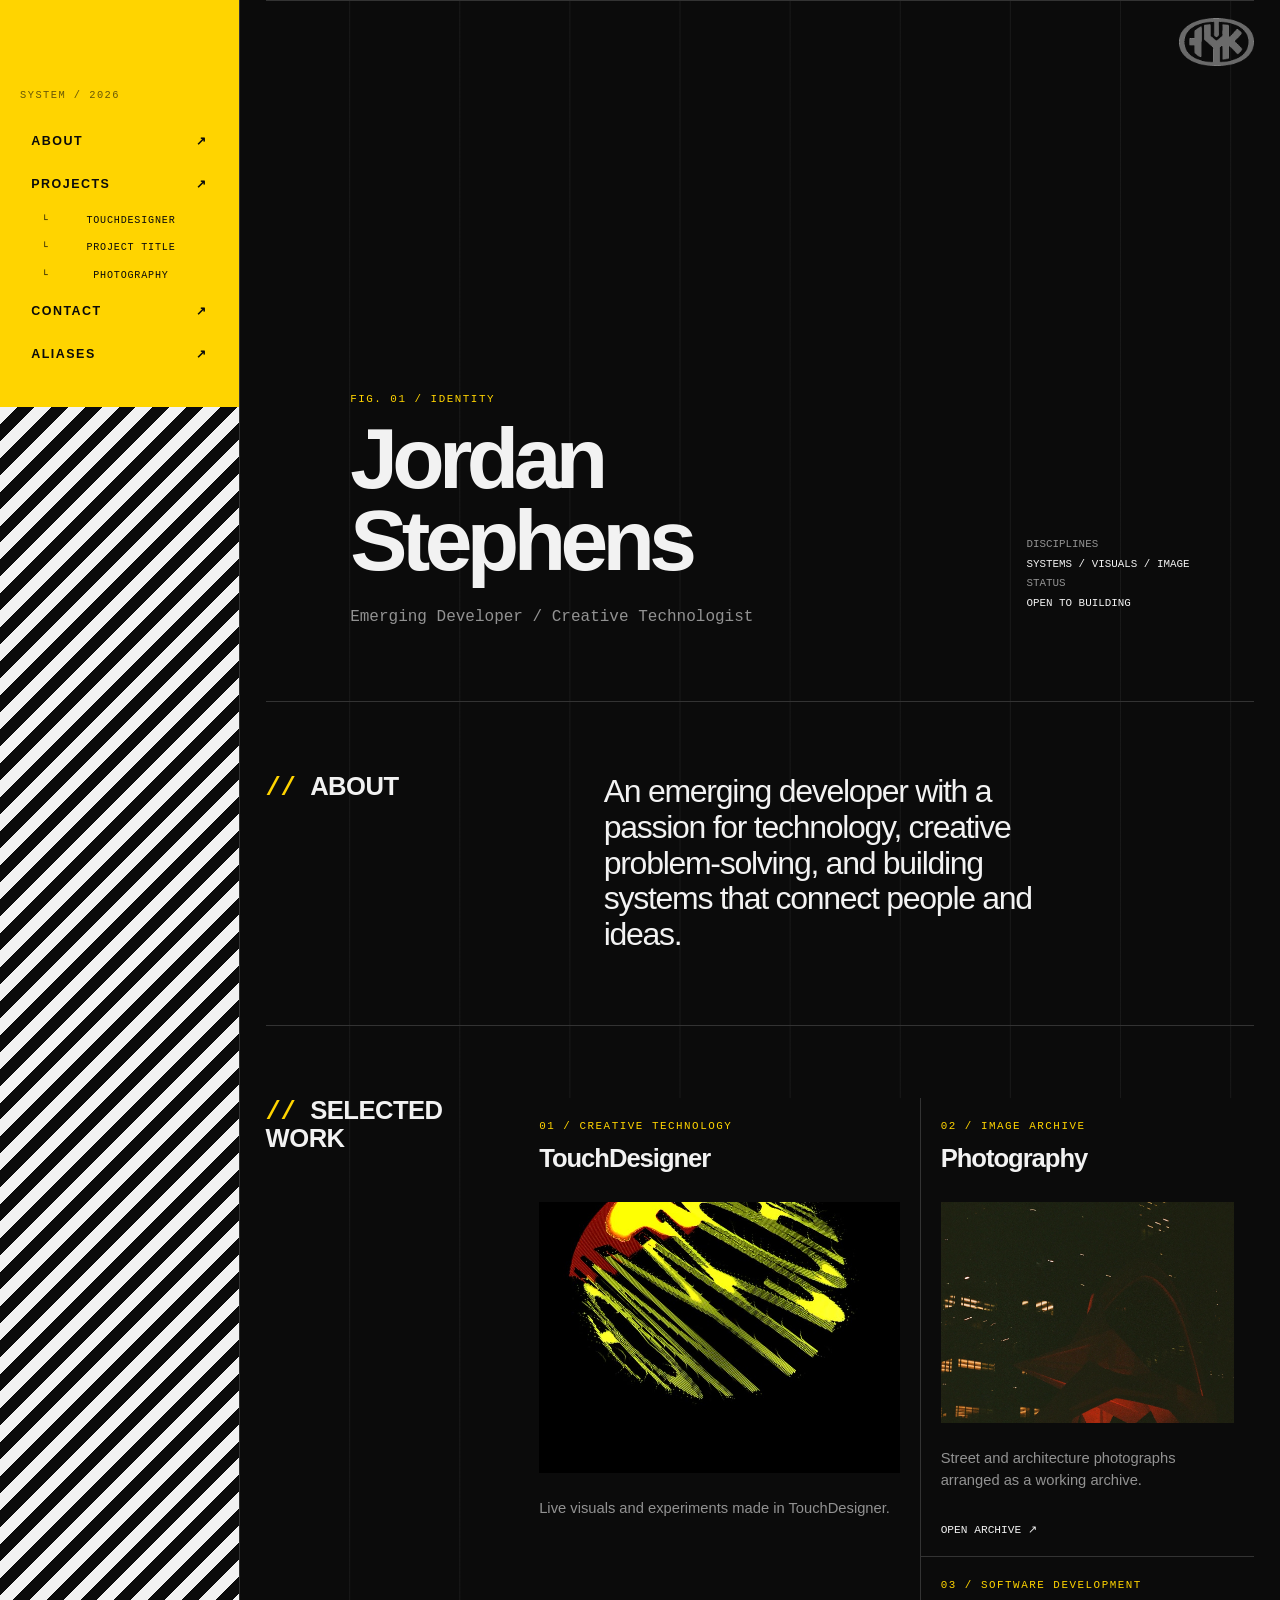
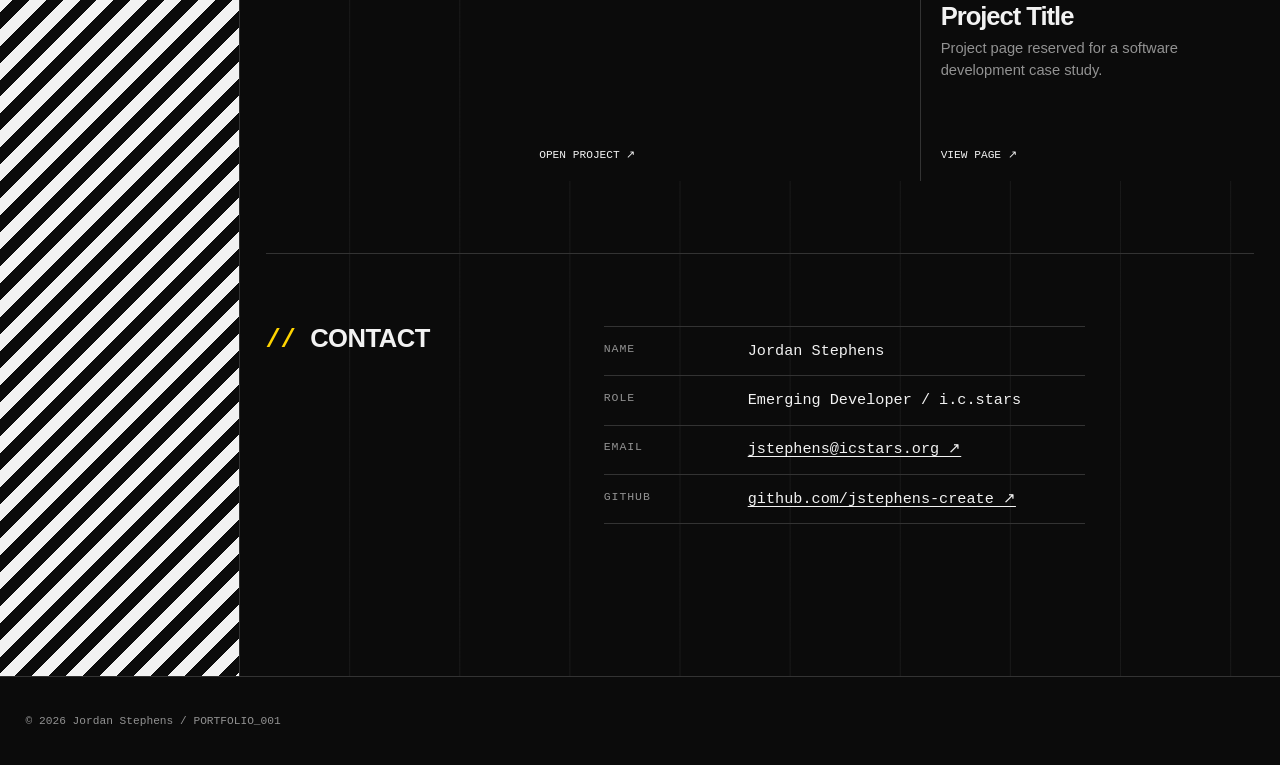
<file: index.html>
<!DOCTYPE html>
<html lang="en">
<head>
<meta charset="UTF-8"><meta name="viewport" content="width=device-width, initial-scale=1.0">
<meta name="description" content="Jordan Stephens — emerging developer and creative technologist.">
<title>Jordan Stephens — Portfolio</title><link rel="stylesheet" href="style.css?v=20261015c">
</head>
<body>
<a class="skip-link" href="#main-content">Skip to content</a>
<a href="#about" class="logo" aria-label="Jump to About"><img src="images/HYKjordan.png" alt="HYK Jordan logo"></a>
<div class="dashboard">
  <aside class="sidebar">
    <button class="menu-toggle" type="button" aria-expanded="false" aria-controls="site-nav">INDEX_001</button>
    <nav id="site-nav" aria-label="Primary navigation">
      <p class="nav-label">SYSTEM / 2026</p>
      <a href="#about">ABOUT</a>
      <div class="nav-group"><a href="#projects">PROJECTS</a><a class="nav-sub" href="touchdesigner.html">TOUCHDESIGNER</a><a class="nav-sub" href="project-title.html">PROJECT TITLE</a><a class="nav-sub" href="photography.html">PHOTOGRAPHY</a></div>
      <a href="#contact">CONTACT</a><a href="Aliases.html">ALIASES</a>
    </nav><div class="sidebar-rail" aria-hidden="true"></div>
  </aside>
  <main id="main-content">
    <section id="hero">
      <div class="hero-copy"><p class="eyebrow">FIG. 01 / IDENTITY</p><h1>Jordan<br>Stephens</h1><p class="tagline">Emerging Developer / Creative Technologist</p></div>
      <p class="hero-meta">DISCIPLINES<span>Systems / Visuals / Image</span>STATUS<span>Open to building</span></p>
    </section>
    <section id="about"><h2>About</h2><p>An emerging developer with a passion for technology, creative problem-solving, and building systems that connect people and ideas.</p></section>
    <section id="projects"><h2>Selected Work</h2>
      <div class="project-grid">
        <a class="project" href="touchdesigner.html"><span class="project-index">01 / Creative Technology</span><h3>TouchDesigner</h3><img class="project-preview" src="images/new-logo-move.jpg" alt="Frame from the New Logo Move visual study" loading="lazy"><p>Live visuals and experiments made in TouchDesigner.</p><span class="project-arrow">OPEN PROJECT ↗</span></a>
        <a class="project" href="photography.html"><span class="project-index">02 / Image Archive</span><h3>Photography</h3><img class="project-preview" src="photography_Architecture/IMG_0130.jpg" alt="Architecture photograph from the collection" loading="lazy"><p>Street and architecture photographs arranged as a working archive.</p><span class="project-arrow">OPEN ARCHIVE ↗</span></a>
        <a class="project" href="project-title.html"><span class="project-index">03 / Software Development</span><h3>Project Title</h3><p>Project page reserved for a software development case study.</p><span class="project-arrow">VIEW PAGE ↗</span></a>
      </div>
    </section>
    <section id="contact"><h2>Contact</h2><dl class="meta meta-panel"><div class="row"><dt>name</dt><dd>Jordan Stephens</dd></div><div class="row"><dt>role</dt><dd>Emerging Developer / i.c.stars</dd></div><div class="row"><dt>email</dt><dd><a href="mailto:jstephens@icstars.org">jstephens@icstars.org ↗</a></dd></div><div class="row"><dt>github</dt><dd><a href="https://github.com/jstephens-create">github.com/jstephens-create ↗</a></dd></div></dl></section>
  </main>
</div>
<footer><p>&copy; 2026 Jordan Stephens / PORTFOLIO_001</p></footer>
<script src="script.js?v=20261015b"></script>
</body>
</html>
</file>
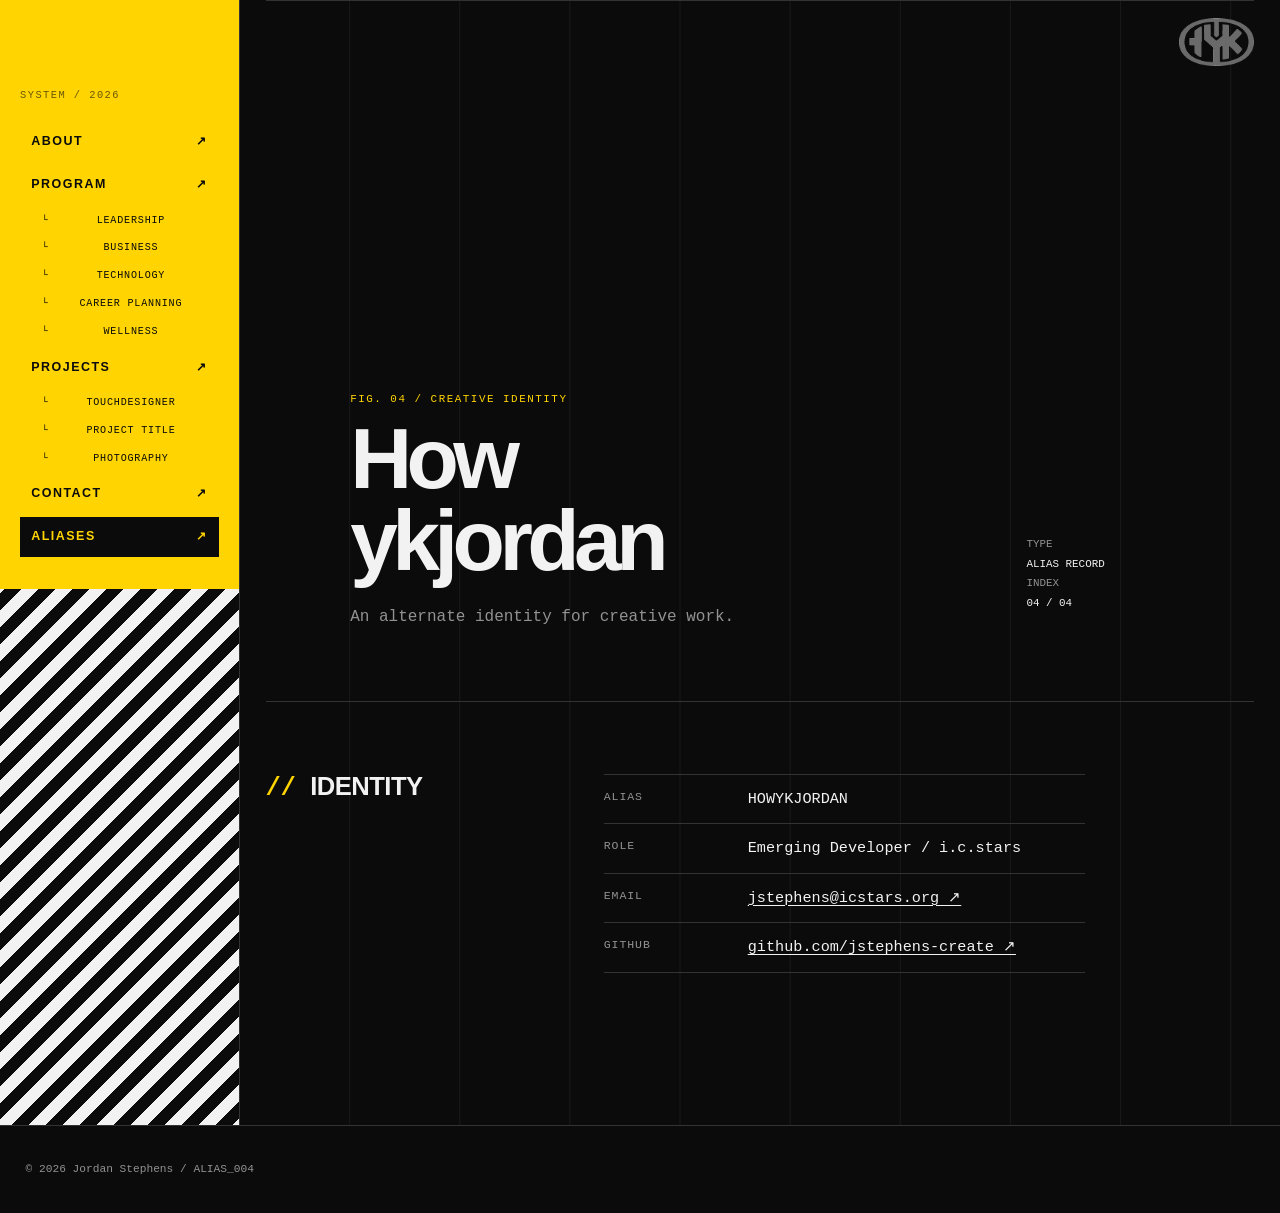
<file: Aliases.html>
<!DOCTYPE html>
<html lang="en">
<head><meta charset="UTF-8"><meta name="viewport" content="width=device-width, initial-scale=1.0"><title>Jordan Stephens — Aliases</title><link rel="stylesheet" href="style.css?v=20261015c"></head>
<body>
<a class="skip-link" href="#main-content">Skip to content</a>
<a href="index.html#about" class="logo" aria-label="Return to About"><img src="images/HYKjordan.png" alt="HYK Jordan logo"></a>
<div class="dashboard"><aside class="sidebar"><button class="menu-toggle" type="button" aria-expanded="false" aria-controls="site-nav">INDEX_001</button><nav id="site-nav" aria-label="Primary navigation"><p class="nav-label">SYSTEM / 2026</p><a href="index.html#about">ABOUT</a><div class="nav-group"><a href="index.html#program">PROGRAM</a><a class="nav-sub" href="leadership.html">LEADERSHIP</a><a class="nav-sub" href="business.html">BUSINESS</a><a class="nav-sub" href="technology.html">TECHNOLOGY</a><a class="nav-sub" href="career-planning.html">CAREER PLANNING</a><a class="nav-sub" href="wellness.html">WELLNESS</a></div><div class="nav-group"><a href="index.html#projects">PROJECTS</a><a class="nav-sub" href="touchdesigner.html">TOUCHDESIGNER</a><a class="nav-sub" href="project-title.html">PROJECT TITLE</a><a class="nav-sub" href="photography.html">PHOTOGRAPHY</a></div><a href="index.html#contact">CONTACT</a><a href="Aliases.html" aria-current="page">ALIASES</a></nav><div class="sidebar-rail" aria-hidden="true"></div></aside>
<main id="main-content"><section id="hero"><div class="hero-copy"><p class="eyebrow">FIG. 04 / CREATIVE IDENTITY</p><h1>How<br>ykjordan</h1><p class="tagline">An alternate identity for creative work.</p></div><p class="hero-meta">TYPE<span>Alias record</span>INDEX<span>04 / 04</span></p></section><section id="contact"><h2>Identity</h2><dl class="meta meta-panel"><div class="row"><dt>alias</dt><dd>HOWYKJORDAN</dd></div><div class="row"><dt>role</dt><dd>Emerging Developer / i.c.stars</dd></div><div class="row"><dt>email</dt><dd><a href="mailto:jstephens@icstars.org">jstephens@icstars.org ↗</a></dd></div><div class="row"><dt>github</dt><dd><a href="https://github.com/jstephens-create">github.com/jstephens-create ↗</a></dd></div></dl></section></main></div>
<footer><p>&copy; 2026 Jordan Stephens / ALIAS_004</p></footer><script src="script.js?v=20261015b"></script>
</body></html>
</file>
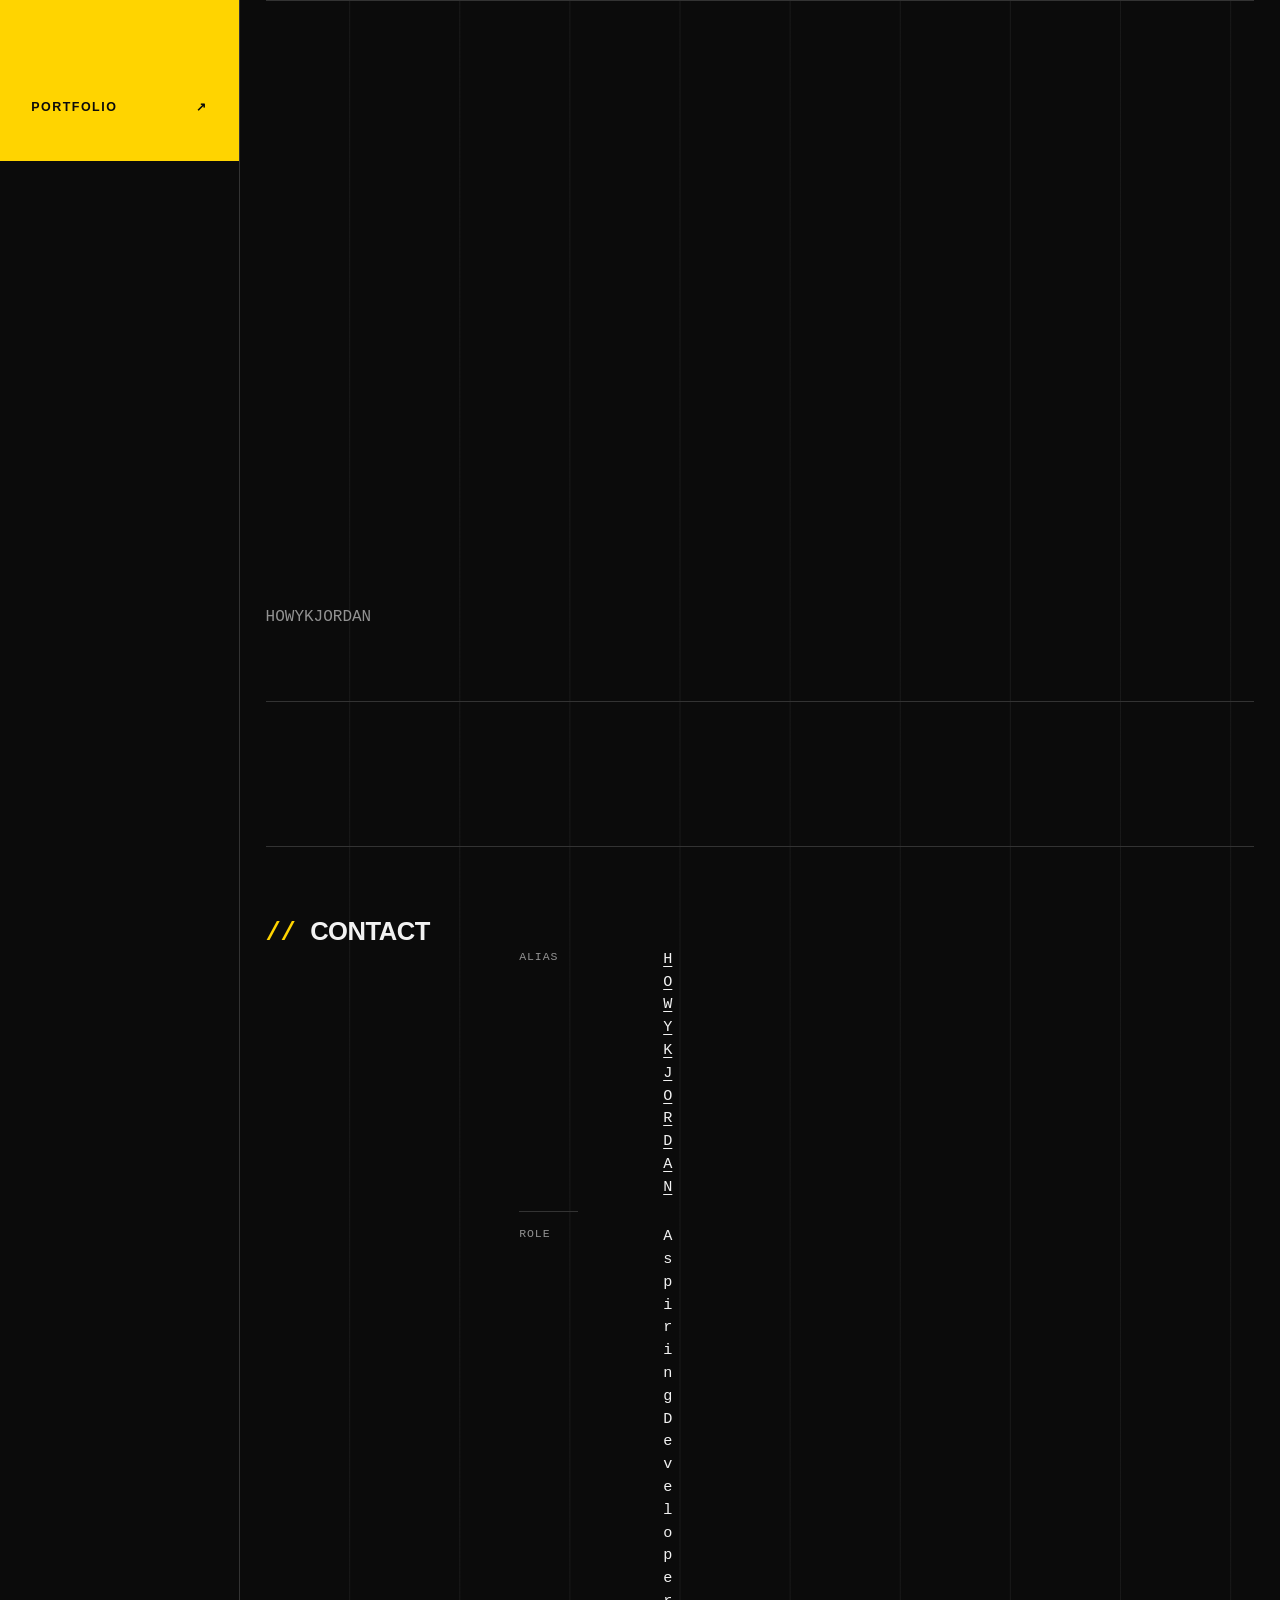
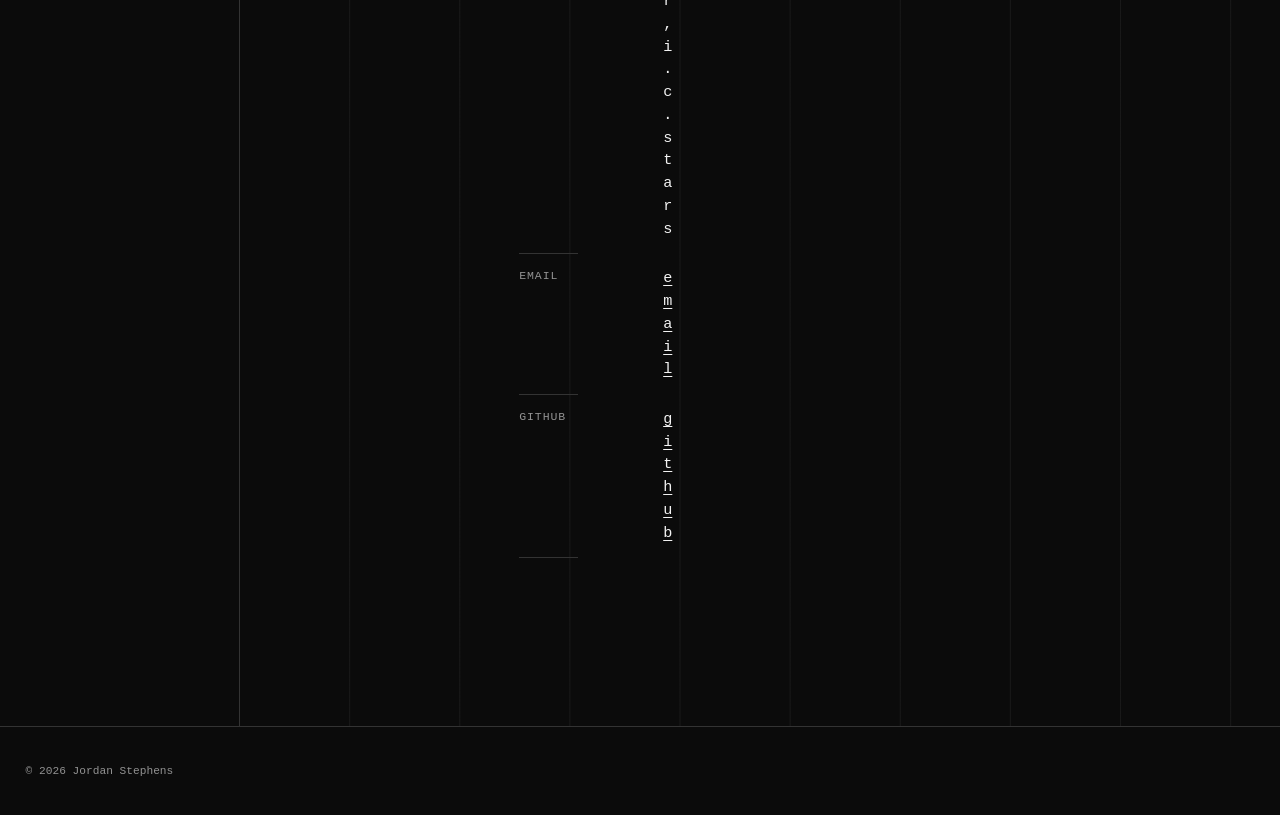
<file: howykjordan.html>
<!DOCTYPE html>
<html lang="en">
<head>
<meta charset="UTF-8">
<meta name="viewport"
content="width=device-width, initial-scale=1.0">
<title> Jordan Stephens - Portfolio</title>
<link rel="stylesheet" href="style.css">
</head>

<body>

    <div class="dashboard">

        <aside class="sidebar">
        <!-- decorative generative-art background would live here (canvas/SVG) -->
        <nav>
        <a href="index.html">PORTFOLIO</a>
        </nav>
        </aside>

        <main>
            <section id="hero">
        <p class="tagline">HOWYKJORDAN</p>
            </section>
        <section id="about">
             </section>

      
      

        <section id="contact">
        <h2>Contact</h2>
        <dl class="meta">
        <div class="row"><dt>alias</dt><dd><a href="howykjordan.html">HOWYKJORDAN</a></dd></div>
        <div class="row"><dt>role</dt><dd>Aspiring Developer, i.c.stars</dd></div>
        <div class="row"><dt>email</dt><dd><a href="mailto:jstephens@icstars.org">email</a></dd></div>
        <div class="row"><dt>github</dt><dd><a href="https://github.com/jstephens-create">github</a></dd></div>
        </dl>
        </section>
        </main>





    </div>

<footer>
<p>&copy; 2026 Jordan Stephens</p>
</footer>
</body>
</html>
</file>
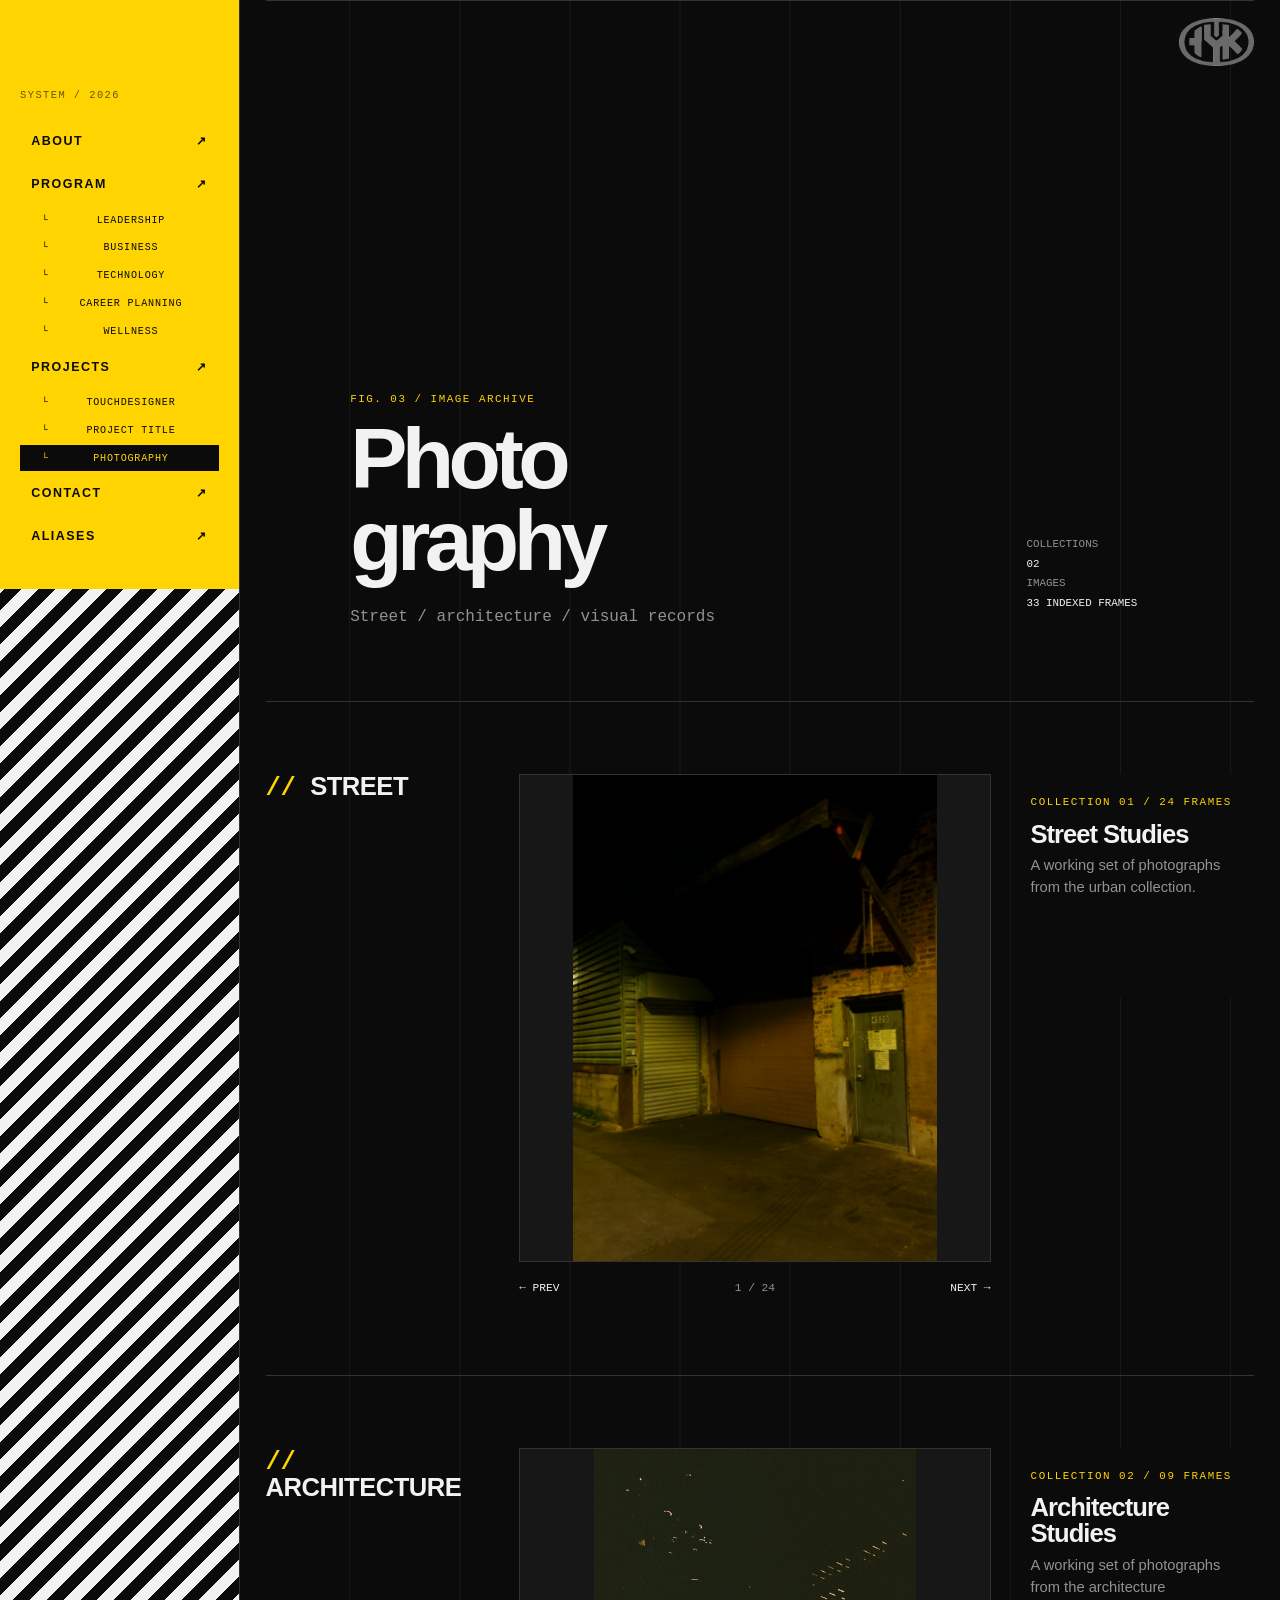
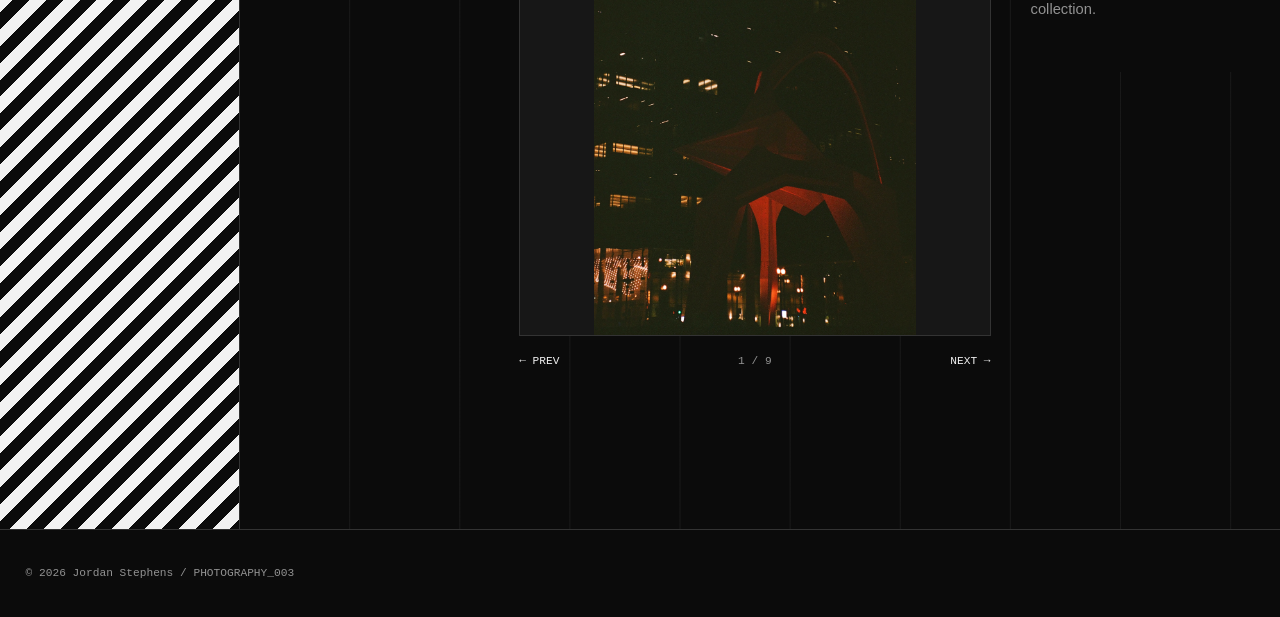
<file: photography.html>
<!DOCTYPE html>
<html lang="en">
<head><meta charset="UTF-8"><meta name="viewport" content="width=device-width, initial-scale=1.0"><title>Jordan Stephens — Photography</title><link rel="stylesheet" href="style.css?v=20261015c"></head>
<body>
<a class="skip-link" href="#main-content">Skip to content</a>
<a href="index.html#about" class="logo" aria-label="Return to About"><img src="images/HYKjordan.png" alt="HYK Jordan logo"></a>
<div class="dashboard"><aside class="sidebar"><button class="menu-toggle" type="button" aria-expanded="false" aria-controls="site-nav">INDEX_001</button><nav id="site-nav" aria-label="Primary navigation"><p class="nav-label">SYSTEM / 2026</p><a href="index.html#about">ABOUT</a><div class="nav-group"><a href="index.html#program">PROGRAM</a><a class="nav-sub" href="leadership.html">LEADERSHIP</a><a class="nav-sub" href="business.html">BUSINESS</a><a class="nav-sub" href="technology.html">TECHNOLOGY</a><a class="nav-sub" href="career-planning.html">CAREER PLANNING</a><a class="nav-sub" href="wellness.html">WELLNESS</a></div><div class="nav-group"><a href="index.html#projects">PROJECTS</a><a class="nav-sub" href="touchdesigner.html">TOUCHDESIGNER</a><a class="nav-sub" href="project-title.html">PROJECT TITLE</a><a class="nav-sub" href="photography.html" aria-current="page">PHOTOGRAPHY</a></div><a href="index.html#contact">CONTACT</a><a href="Aliases.html">ALIASES</a></nav><div class="sidebar-rail" aria-hidden="true"></div></aside>
<main id="main-content">
  <section id="hero"><div class="hero-copy"><p class="eyebrow">FIG. 03 / IMAGE ARCHIVE</p><h1>Photo<br>graphy</h1><p class="tagline">Street / architecture / visual records</p></div><p class="hero-meta">COLLECTIONS<span>02</span>IMAGES<span>33 indexed frames</span></p></section>
  <section id="work"><h2>Street</h2><div class="photo-row" data-gallery="urban"><figure class="viewer"><button class="viewer-frame" data-next type="button" aria-label="Next street photo"><img data-photo src="photography_urban/100_0405.JPG" alt="Street photo 1 of 24"></button><figcaption class="viewer-bar"><button type="button" data-prev aria-label="Previous street photo">← PREV</button><span data-count>1 / 24</span><button type="button" data-next aria-label="Next street photo">NEXT →</button></figcaption></figure><div class="project"><span class="project-index">COLLECTION 01 / 24 FRAMES</span><h3>Street Studies</h3><p>A working set of photographs from the urban collection.</p></div></div></section>
  <section id="architecture"><h2>Architecture</h2><div class="photo-row" data-gallery="architecture"><figure class="viewer"><button class="viewer-frame" data-next type="button" aria-label="Next architecture photo"><img data-photo src="photography_Architecture/IMG_0130.jpg" alt="Architecture photo 1 of 9"></button><figcaption class="viewer-bar"><button type="button" data-prev aria-label="Previous architecture photo">← PREV</button><span data-count>1 / 9</span><button type="button" data-next aria-label="Next architecture photo">NEXT →</button></figcaption></figure><div class="project"><span class="project-index">COLLECTION 02 / 09 FRAMES</span><h3>Architecture Studies</h3><p>A working set of photographs from the architecture collection.</p></div></div></section>
</main></div>
<footer><p>&copy; 2026 Jordan Stephens / PHOTOGRAPHY_003</p></footer>
<script src="script.js?v=20261015b"></script><script>
const galleries = [
  { root: document.querySelector('[data-gallery="urban"]'), folder: 'photography_urban/', label: 'Street photo', photos: ['100_0405.JPG','6375CB4D-5103-4B2A-869A-E1281467A505.JPG','IMG_0017.JPG','IMG_0039.JPG','IMG_0042.JPG','IMG_0077.JPG','IMG_0132.jpg','IMG_0146.JPG','IMG_0162 (1).JPG','IMG_0201.JPG','IMG_0221.JPG','IMG_0344.JPG','IMG_0462.JPG','IMG_0467.JPG','IMG_0468.JPG','IMG_1388.JPG','IMG_1515.JPG','IMG_1831.JPG','IMG_2770.JPG','IMG_2888.JPG','IMG_2889.JPG','IMG_2899.JPG','IMG_3376.jpg','IMG_3394.jpg'] },
  { root: document.querySelector('[data-gallery="architecture"]'), folder: 'photography_Architecture/', label: 'Architecture photo', photos: ['IMG_0130.jpg','IMG_0200.jpg','IMG_0204.JPG','IMG_1384.JPG','IMG_1406.JPG','IMG_1599.JPG','IMG_1600.JPG','IMG_3812.jpg','IMG_3814.jpg'] }
];
// Each collection handles keys only while focus is inside that collection.
galleries.forEach((gallery) => {
  const img = gallery.root.querySelector('[data-photo]');
  const count = gallery.root.querySelector('[data-count]');
  count.setAttribute('aria-live', 'polite');
  let index = 0;
  function show(next) {
    index = (next + gallery.photos.length) % gallery.photos.length;
    img.src = gallery.folder + gallery.photos[index];
    img.alt = gallery.label + ' ' + (index + 1) + ' of ' + gallery.photos.length;
    count.textContent = (index + 1) + ' / ' + gallery.photos.length;
  }
  gallery.root.querySelectorAll('[data-next]').forEach((button) =>
    button.addEventListener('click', () => show(index + 1)));
  gallery.root.querySelectorAll('[data-prev]').forEach((button) =>
    button.addEventListener('click', () => show(index - 1)));
  gallery.root.addEventListener('keydown', (event) => {
    if (event.key !== 'ArrowLeft' && event.key !== 'ArrowRight') return;
    event.preventDefault();
    show(index + (event.key === 'ArrowRight' ? 1 : -1));
  });
  show(0);
});
</script>
</body></html>
</file>
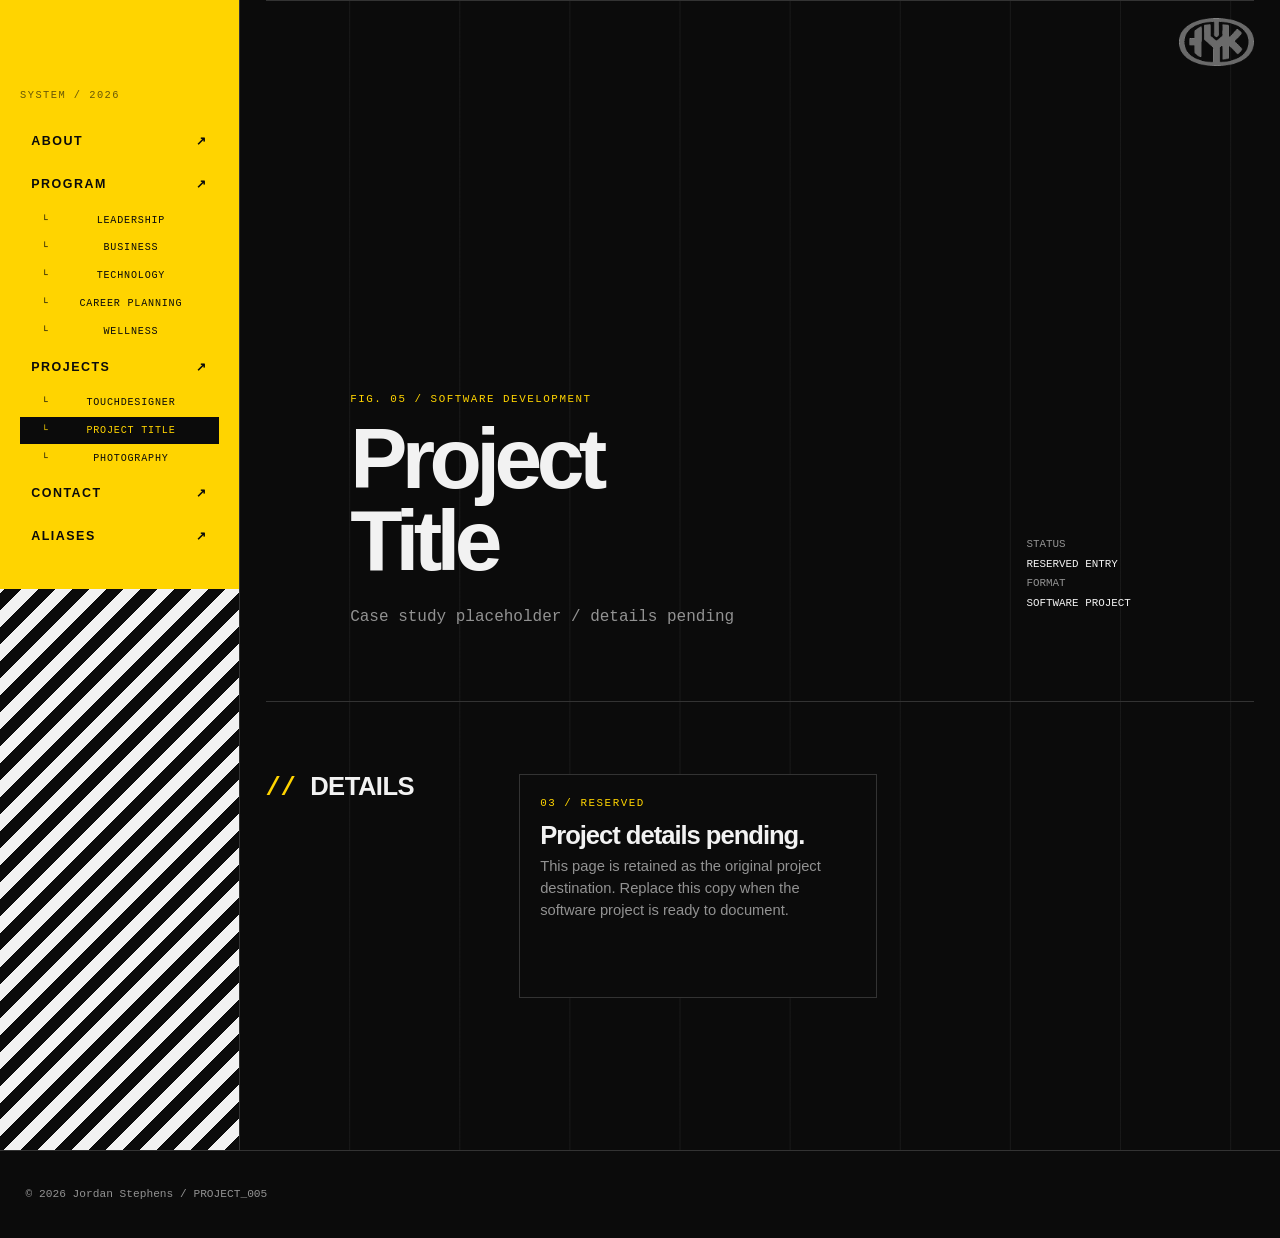
<file: project-title.html>
<!DOCTYPE html>
<html lang="en">
<head><meta charset="UTF-8"><meta name="viewport" content="width=device-width, initial-scale=1.0"><title>Jordan Stephens — Project Title</title><link rel="stylesheet" href="style.css?v=20261015c"></head>
<body>
<a class="skip-link" href="#main-content">Skip to content</a>
<a href="index.html#about" class="logo" aria-label="Return to About"><img src="images/HYKjordan.png" alt="HYK Jordan logo"></a>
<div class="dashboard"><aside class="sidebar"><button class="menu-toggle" type="button" aria-expanded="false" aria-controls="site-nav">INDEX_001</button><nav id="site-nav" aria-label="Primary navigation"><p class="nav-label">SYSTEM / 2026</p><a href="index.html#about">ABOUT</a><div class="nav-group"><a href="index.html#program">PROGRAM</a><a class="nav-sub" href="leadership.html">LEADERSHIP</a><a class="nav-sub" href="business.html">BUSINESS</a><a class="nav-sub" href="technology.html">TECHNOLOGY</a><a class="nav-sub" href="career-planning.html">CAREER PLANNING</a><a class="nav-sub" href="wellness.html">WELLNESS</a></div><div class="nav-group"><a href="index.html#projects">PROJECTS</a><a class="nav-sub" href="touchdesigner.html">TOUCHDESIGNER</a><a class="nav-sub" href="project-title.html" aria-current="page">PROJECT TITLE</a><a class="nav-sub" href="photography.html">PHOTOGRAPHY</a></div><a href="index.html#contact">CONTACT</a><a href="Aliases.html">ALIASES</a></nav><div class="sidebar-rail" aria-hidden="true"></div></aside>
<main id="main-content"><section id="hero"><div class="hero-copy"><p class="eyebrow">FIG. 05 / SOFTWARE DEVELOPMENT</p><h1>Project<br>Title</h1><p class="tagline">Case study placeholder / details pending</p></div><p class="hero-meta">STATUS<span>Reserved entry</span>FORMAT<span>Software project</span></p></section><section id="work"><h2>Details</h2><div class="work-grid"><article class="project"><span class="project-index">03 / RESERVED</span><h3>Project details pending.</h3><p>This page is retained as the original project destination. Replace this copy when the software project is ready to document.</p></article></div></section></main></div>
<footer><p>&copy; 2026 Jordan Stephens / PROJECT_005</p></footer><script src="script.js?v=20261015b"></script>
</body></html>
</file>
<file: style.css>
:root {
  --bg: #0b0b0b; --surface: #171717; --text: #f2f2f2; --muted: #929292;
  --yellow: #ffd400; --line: #333333; --sidebar: 15rem;
  --gutter: clamp(1rem, 2vw, 2rem);
  --sans: Arial, Helvetica, sans-serif; --mono: "Courier New", Courier, monospace;
}
* { box-sizing: border-box; }
html { scroll-behavior: smooth; }
body { margin: 0; background: var(--bg); color: var(--text); font-family: var(--sans); line-height: 1.5; }
a { color: inherit; } button, a { -webkit-tap-highlight-color: transparent; }
.dashboard { display: grid; grid-template-columns: var(--sidebar) minmax(0, 1fr); min-height: calc(100vh - 4.5rem); }
.sidebar { position: relative; border-right: 1px solid var(--line); background: var(--bg); color: var(--bg); }
.sidebar nav { position: sticky; top: 0; z-index: 2; display: flex; flex-direction: column; gap: .15rem; padding: 5.5rem 1.25rem 2rem; background: var(--yellow); }
.nav-label, .nav-sub { font-family: var(--mono); }
.nav-label { margin: 0 0 1rem; color: rgba(11,11,11,.62); font-size: .65rem; letter-spacing: .14em; }
.sidebar a { display: flex; align-items: baseline; justify-content: space-between; gap: .75rem; padding: .65rem .7rem; color: var(--bg); text-decoration: none; font-size: .78rem; font-weight: 800; letter-spacing: .12em; }
.sidebar a::after { content: "↗"; font-family: var(--mono); }
.sidebar a:hover, .sidebar a:focus-visible, .sidebar a[aria-current="page"] { outline: 0; background: var(--bg); color: var(--yellow); }
.nav-group { display: flex; flex-direction: column; gap: .1rem; }
.nav-sub { display: flex; padding: .35rem .7rem .35rem 1.35rem !important; font-size: .63rem !important; letter-spacing: .08em !important; font-weight: 400 !important; }
.nav-sub::before { content: "└"; margin-right: .35rem; } .nav-sub::after { content: "" !important; }
.sidebar-rail { position: absolute; inset: 0; z-index: 0; overflow: hidden; pointer-events: none; }
/* 24px stripe period at 135deg: a loop must shift by 24 * sqrt(2) ≈ 33.94px vertically.
   The pseudo-element overhangs the rail by 34px at top and bottom so the shift never exposes an edge. */
.sidebar-rail::before { content: ""; position: absolute; inset: -34px 0; background: repeating-linear-gradient(135deg, var(--text) 0 12px, var(--bg) 12px 24px); animation: rail-feed 10s linear infinite; will-change: transform; }
@keyframes rail-feed { from { transform: translateY(0); } to { transform: translateY(33.9411px); } }
.menu-toggle { display: none; }
.logo { position: absolute; top: 1.1rem; right: var(--gutter); z-index: 5; display: block; line-height: 0; }
.logo img { width: auto; height: 3rem; filter: grayscale(1) brightness(2.25) contrast(.85); opacity: .85; }
.logo:hover img, .logo:focus-visible img { opacity: 1; } .logo:focus-visible { outline: 2px solid var(--yellow); outline-offset: 5px; }
main { position: relative; display: grid; grid-template-columns: repeat(12, minmax(0, 1fr)); gap: 0 var(--gutter); align-content: start; padding: 0 var(--gutter) 5rem; background-image: linear-gradient(to right, transparent calc(100% - 1px), rgba(51,51,51,.35) calc(100% - 1px)); background-size: calc((100% + var(--gutter) * 11) / 12) 100%; }
main::before { content: ""; position: absolute; inset: 0 var(--gutter) auto; height: 1px; background: var(--line); }
section { grid-column: 1 / -1; display: grid; grid-template-columns: subgrid; column-gap: inherit; padding: 4.5rem 0; border-bottom: 1px solid var(--line); }
section > * { min-width: 0; } section:last-child { border-bottom: 0; }
.section-kicker, .eyebrow, .meta, .project-index, .project-category, .viewer-bar, footer { font-family: var(--mono); }
.section-kicker, .eyebrow, .project-index, .project-category { color: var(--yellow); font-size: .68rem; letter-spacing: .14em; text-transform: uppercase; }
.eyebrow { grid-column: 1 / 4; }
#hero { min-height: min(78vh, 48rem); padding-top: 10rem; align-items: end; }
#hero .hero-copy { grid-column: 2 / 10; }
#hero h1 { margin: 0; font-size: clamp(3rem, 6.7vw, 6rem); line-height: .95; letter-spacing: -.065em; font-weight: 800; overflow-wrap: anywhere; }
.tagline { max-width: 32rem; margin: 1.5rem 0 0; color: var(--muted); font: 1rem/1.5 var(--mono); }
.hero-meta { grid-column: 10 / -1; align-self: end; padding-bottom: .3rem; color: var(--muted); font: .68rem/1.8 var(--mono); text-transform: uppercase; }
.hero-meta span { display: block; color: var(--text); }
section > h2, section > .section-heading { grid-column: 1 / 4; margin: 0; font-size: clamp(1.25rem, 2vw, 1.7rem); line-height: 1; text-transform: uppercase; letter-spacing: -.02em; }
section > h2::before, .section-heading::before { content: "// "; color: var(--yellow); font-family: var(--mono); }
#about > p { grid-column: 5 / 11; max-width: 39rem; margin: 0; font-size: clamp(1.35rem, 2.5vw, 2.25rem); line-height: 1.12; letter-spacing: -.04em; }
#projects, #work, #architecture { row-gap: 2.75rem; }
.project-grid { grid-column: 4 / -1; display: grid; grid-template-columns: minmax(0, 1.2fr) minmax(0, 1fr); gap: 1px; background: var(--line); }
.project-grid > :first-child { grid-row: span 2; }
.project-preview { width: 100%; aspect-ratio: 4 / 3; object-fit: cover; margin: 1.5rem 0; }
.project { display: flex; flex-direction: column; min-height: 14rem; padding: 1.25rem; background: var(--bg); text-decoration: none; transition: background-color .18s ease, color .18s ease; }
.project[href]:hover, .project[href]:focus-visible { background: var(--yellow); color: var(--bg); }
.project[href]:hover .project-index, .project[href]:focus-visible .project-index { color: var(--bg); }
.project h3 { margin: .7rem 0 .45rem; font-size: clamp(1.15rem, 2vw, 1.8rem); line-height: 1; letter-spacing: -.04em; }
.project p { max-width: 26rem; margin: 0; color: var(--muted); font-size: .92rem; }
.project[href]:hover p, .project[href]:focus-visible p { color: var(--bg); } .project-arrow { margin-top: auto; padding-top: 2rem; font: .7rem var(--mono); }
.work-grid { grid-column: 4 / -1; display: grid; grid-template-columns: repeat(2, minmax(0, 1fr)); gap: 1.25rem; }
.work-grid > .project { border: 1px solid var(--line); }
.project video { display: block; width: 100%; aspect-ratio: 1; margin: 1rem 0; border: 1px solid var(--line); object-fit: contain; background: var(--surface); }
.project:has(video):hover video { border-color: var(--bg); }
.photo-row { grid-column: 4 / -1; display: grid; grid-template-columns: minmax(0, 1.45fr) minmax(12rem, .75fr); gap: 1.25rem; align-items: start; }
.viewer { margin: 0; } .viewer-frame { display: flex; justify-content: center; width: 100%; min-height: 18rem; padding: 0; border: 1px solid var(--line); background: var(--surface); cursor: pointer; }
.viewer-frame:hover, .viewer-frame:focus-visible { border-color: var(--yellow); outline: none; } .viewer-frame img { display: block; width: 100%; max-height: 54vh; object-fit: contain; }
.viewer-bar { display: flex; justify-content: space-between; gap: 1rem; align-items: center; margin-top: .7rem; color: var(--muted); font-size: .7rem; }
.viewer-bar button { padding: .4rem 0; border: 0; background: none; color: var(--text); font: inherit; cursor: pointer; }
.viewer-bar button:hover, .viewer-bar button:focus-visible { color: var(--yellow); outline: 0; }
.meta-panel { grid-column: 5 / 11; margin: 0; border-top: 1px solid var(--line); }
.meta .row { display: grid; grid-template-columns: 8rem 1fr; gap: 1rem; padding: .8rem 0; border-bottom: 1px solid var(--line); }
.meta dt { color: var(--muted); font-size: .72rem; letter-spacing: .08em; text-transform: uppercase; } .meta dd { min-width: 0; margin: 0; font-size: .95rem; overflow-wrap: anywhere; }
.meta dd a { text-decoration-thickness: 1px; text-underline-offset: .2em; } .meta dd a:hover { color: var(--yellow); }
footer { padding: 1.5rem var(--gutter); border-top: 1px solid var(--line); color: var(--muted); font-size: .7rem; }
@media (max-width: 900px) {
  :root { --sidebar: 12rem; } main { grid-template-columns: repeat(6, minmax(0, 1fr)); }
  .eyebrow, section > h2, section > .section-heading { grid-column: 1 / 3; } #hero .hero-copy { grid-column: 1 / 6; } .hero-meta { grid-column: 5 / -1; }
  #about > p, .meta-panel { grid-column: 3 / -1; } .project-grid, .work-grid, .photo-row { grid-column: 3 / -1; }
  .photo-row, .work-grid { grid-template-columns: 1fr; }
  .project-grid { grid-column: 1 / -1; }
}
@media (max-width: 700px) {
  .dashboard { display: block; min-height: 0; } .sidebar { position: sticky; top: 0; z-index: 10; border-right: 0; border-bottom: 1px solid var(--bg); }
  .sidebar nav { min-height: 0; padding: 1rem 1.25rem 1.25rem; max-height: 75dvh; overflow-y: auto; }
  .sidebar.is-enhanced nav { display: none; } .sidebar.is-open nav { display: flex; }
  .menu-toggle { display: flex; position: relative; z-index: 3; width: 100%; justify-content: space-between; align-items: center; padding: 1rem 1.25rem; border: 0; background: var(--yellow); color: var(--bg); font: 800 .78rem var(--mono); letter-spacing: .12em; text-align: left; cursor: pointer; }
  .menu-toggle::after { content: "+"; font-size: 1.25rem; } .sidebar.is-open .menu-toggle::after { content: "−"; }
  .sidebar-rail { display: none; } .logo { top: .72rem; right: 1.25rem; } .logo img { height: 2.3rem; }
  main { grid-template-columns: 1fr; gap: 0; padding: 0 1.25rem 3rem; background-image: none; } main::before { inset: 0 1.25rem auto; }
  section { display: grid; grid-template-columns: 1fr; gap: 2rem; padding: 3.5rem 0; } #hero { min-height: 72vh; padding-top: 5rem; align-content: end; gap: 2rem; }
  #hero .hero-copy, .hero-meta, .eyebrow, section > h2, section > .section-heading, #about > p, .meta-panel, .project-grid, .work-grid, .photo-row { grid-column: 1; }
  #hero h1 { font-size: clamp(3.8rem, 18vw, 6rem); } .hero-meta { padding: 0; } .project-grid, .work-grid { grid-template-columns: 1fr; gap: 1px; }
  .photo-row { display: flex; flex-direction: column; gap: 1.5rem; } .photo-row .project { width: 100%; min-height: 0; } .meta .row { grid-template-columns: 6.5rem 1fr; }
  .viewer { width: 100%; }
  .project-grid > :first-child { grid-row: auto; }
  .logo { position: absolute; top: 5rem; }
  section { scroll-margin-top: 5rem; }
}
:focus-visible { outline: 2px solid var(--yellow); outline-offset: 4px; }
.menu-toggle:focus-visible { outline: 3px solid var(--bg); outline-offset: -6px; }
.skip-link { position: absolute; top: .5rem; left: 1rem; z-index: 30; padding: .75rem; background: var(--text); color: var(--bg); transform: translateY(-200%); }
.skip-link:focus { transform: translateY(0); }
@media (prefers-reduced-motion: reduce) { *, *::before, *::after { scroll-behavior: auto !important; transition-duration: .01ms !important; } .sidebar-rail::before { animation: none; } }
</file>
